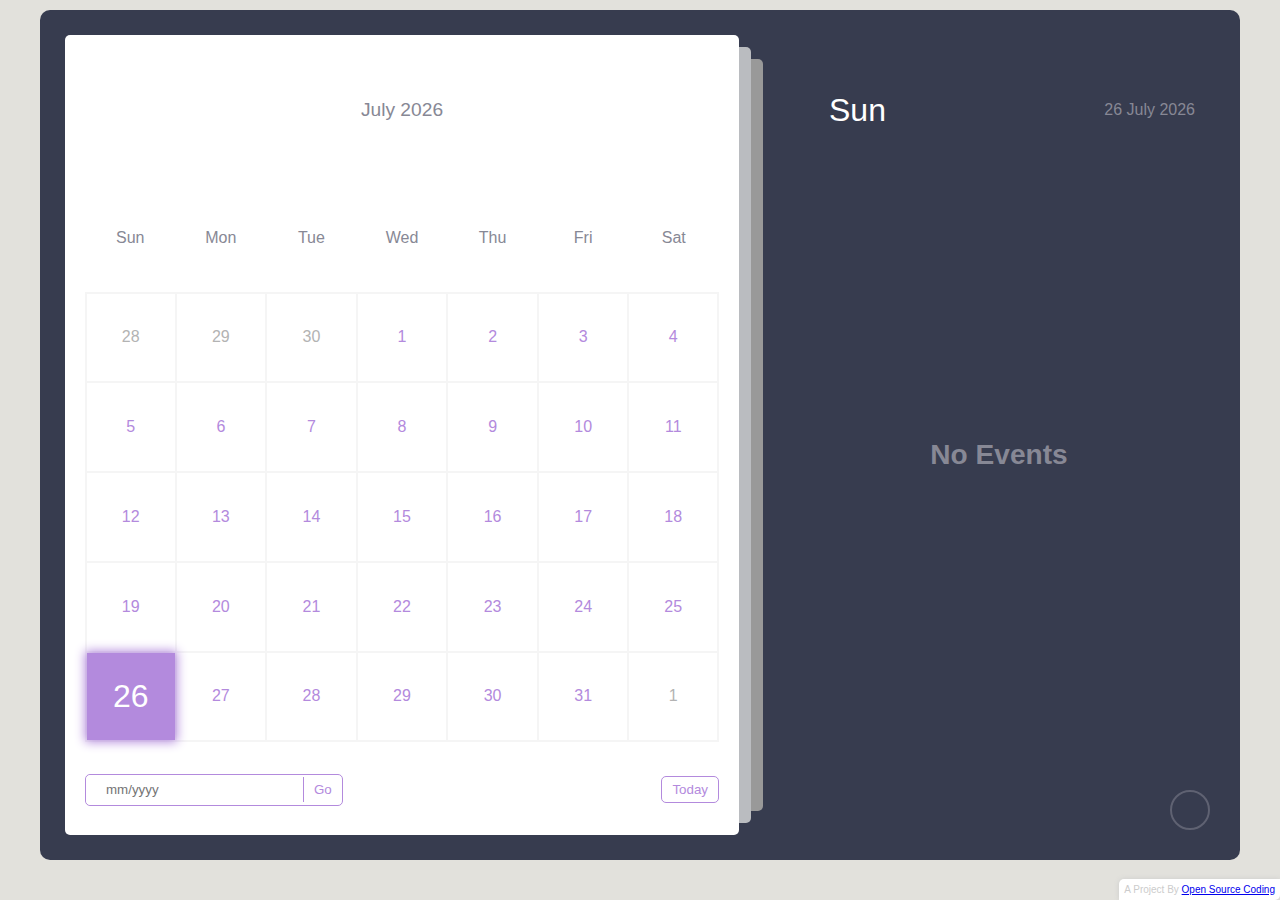
<file: event.html>
<!DOCTYPE html>
<html lang="en">
<head>
    <meta charset="UTF-8">
    <meta name="viewport" content="width=device-width, initial-scale=1.0">
    <link rel="stylesheet" href="event.css" >
    <link rel="stylesheet" 
    href="https://cdnjs.cloudflare.com/ajax/libs/font-awesome/6.5.1/css/all.min.css"
    integrity="sha512-DTOQO9RWCH3ppGqcWaEA1BIZOC6xxalwEsw9c2QQeAIftl+Vegovlnee1c9QX4TctnWMn13TZye+giMm8e2LwA==" 
    crossorigin="anonymous" 
    referrerpolicy="no-referrer" 
    />
    <title>Calender</title>
</head>
<body>
    <div class="container">
        <div class="left">
          <div class="calendar">
            <div class="month">
              <i class="fas fa-angle-left prev"></i>
              <div class="date">december 2015</div>
              <i class="fas fa-angle-right next"></i>
            </div>
            <div class="weekdays">
              <div>Sun</div>
              <div>Mon</div>
              <div>Tue</div>
              <div>Wed</div>
              <div>Thu</div>
              <div>Fri</div>
              <div>Sat</div>
            </div>
            <div class="days"></div>
            <div class="goto-today">
              <div class="goto">
                <input type="text" placeholder="mm/yyyy" class="date-input" />
                <button class="goto-btn">Go</button>
              </div>
              <button class="today-btn">Today</button>
            </div>
          </div>
        </div>
        <div class="right">
          <div class="today-date">
            <div class="event-day">wed</div>
            <div class="event-date">12th december 2022</div>
          </div>
          <div class="events"></div>
          <div class="add-event-wrapper">
            <div class="add-event-header">
              <div class="title">Add Event</div>
              <i class="fas fa-times close"></i>
            </div>
            <div class="add-event-body">
              <div class="add-event-input">
                <input type="text" placeholder="Event Name" class="event-name" />
              </div>
              <div class="add-event-input">
                <input
                  type="text"
                  placeholder="Event Time From"
                  class="event-time-from"
                />
              </div>
              <div class="add-event-input">
                <input
                  type="text"
                  placeholder="Event Time To"
                  class="event-time-to"
                />
              </div>
            </div>
            <div class="add-event-footer">
              <button class="add-event-btn">Add Event</button>
            </div>
          </div>
        </div>
        <button class="add-event">
          <i class="fas fa-plus"></i>
        </button>
      </div>
       
    <script src="script.js"></script>
</body>
</html>
</file>
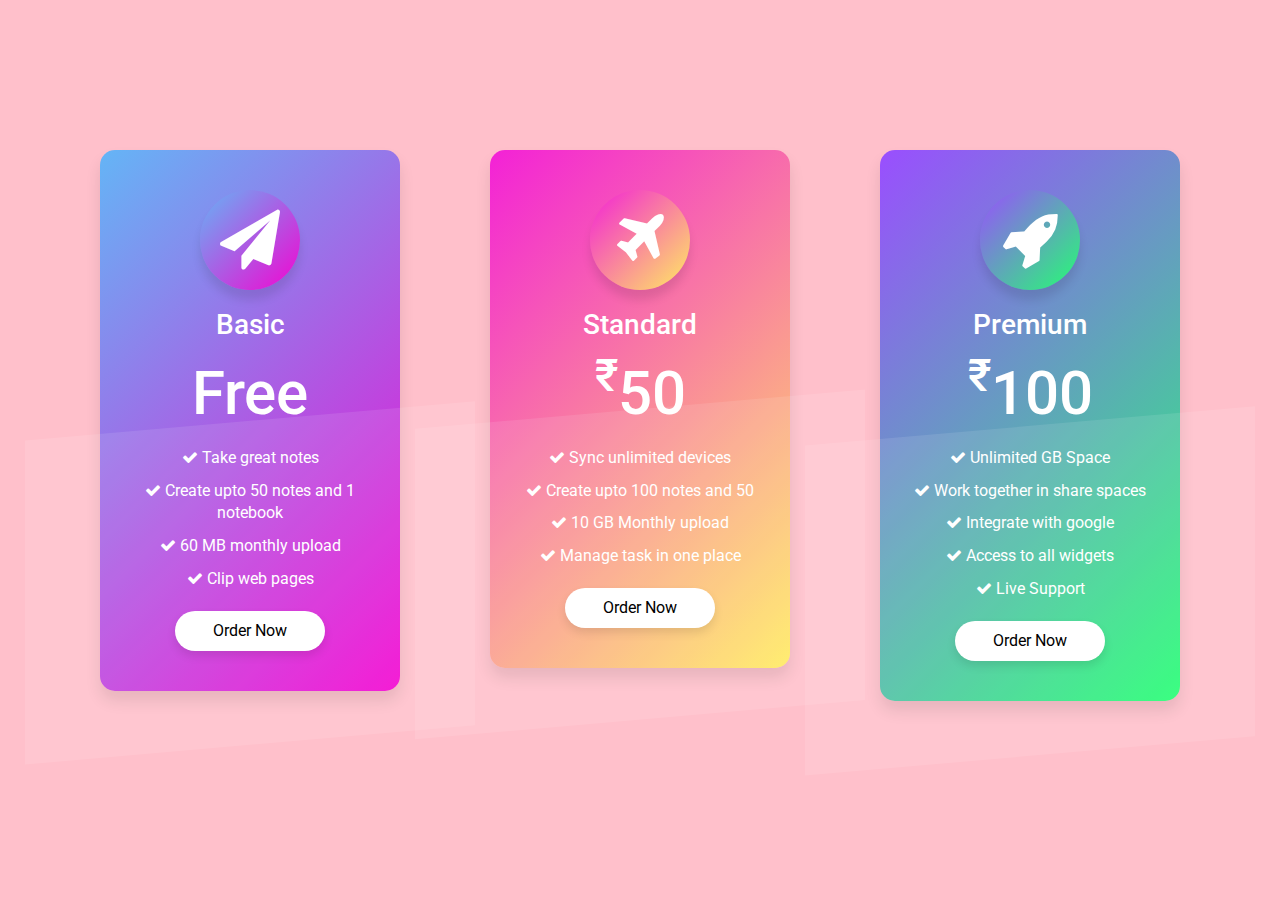
<file: pricing.html>
<html>
<head>
  <meta charset="UTF-8">
  <title>Pricing Table</title>
  <meta name="viewport" content="width=device-width, initial-scale=1.0">
  <meta http-equiv="X-UA-Compatible" content="ie=edge">
<link href="https://maxcdn.bootstrapcdn.com/bootstrap/3.3.7/css/bootstrap.min.css" rel="stylesheet" >
<link href="https://maxcdn.bootstrapcdn.com/font-awesome/4.7.0/css/font-awesome.min.css" rel="stylesheet" >
<link rel="stylesheet" href="pricing.css">
</head>
<body>
<section>
  <div class="container-fluid">
    <div class="container">
      <div class="row">
        <div class="col-sm-4">
          <div class="card text-center">
            <div class="title">
              <i class="fa fa-paper-plane" aria-hidden="true"></i>
              <h2>Basic</h2>
            </div>
            <div class="price">
              <h4><sup></sup>Free</h4>
            </div>
            <div class="option">
              <ul>
              <li> <i class="fa fa-check" aria-hidden="true"></i> Take great notes </li>
              <li> <i class="fa fa-check" aria-hidden="true"></i> Create upto 50 notes and 1 notebook </li>
              <li> <i class="fa fa-check" aria-hidden="true"></i> 60 MB monthly upload </li>
              <li> <i class="fa fa-check" aria-hidden="true"></i> Clip web pages </li>
              </ul>
            </div>
            <a href="#">Order Now </a>
          </div>
        </div>
        <!-- END Col one -->
        <div class="col-sm-4">
          <div class="card text-center">
            <div class="title">
              <i class="fa fa-plane" aria-hidden="true"></i>
              <h2>Standard</h2>
            </div>
            <div class="price">
              <h4><sup>₹</sup>50</h4>
            </div>
            <div class="option">
              <ul>
              <li> <i class="fa fa-check" aria-hidden="true"></i> Sync unlimited devices </li>
              <li> <i class="fa fa-check" aria-hidden="true"></i> Create upto 100 notes and 50  </li>
              <li> <i class="fa fa-check" aria-hidden="true"></i> 10 GB Monthly upload </li>
              <li> <i class="fa fa-check" aria-hidden="true"></i> Manage task in one place</li>
              </ul>
            </div>
            <a href="#">Order Now </a>
          </div>
        </div>
        <!-- END Col two -->
        <div class="col-sm-4">
          <div class="card text-center">
            <div class="title">
              <i class="fa fa-rocket" aria-hidden="true"></i>
              <h2>Premium</h2>
            </div>
            <div class="price">
              <h4><sup>₹</sup>100</h4>
            </div>
            <div class="option">
              <ul>
              <li> <i class="fa fa-check" aria-hidden="true"></i> Unlimited GB Space </li>
              <li> <i class="fa fa-check" aria-hidden="true"></i> Work together in share spaces </li>
              <li> <i class="fa fa-check" aria-hidden="true"></i> Integrate with google </li>
              <li> <i class="fa fa-check" aria-hidden="true"></i> Access to all widgets </li>
              <li> <i class="fa fa-check" aria-hidden="true"></i> Live Support </li>
              </ul>
            </div>
            <a href="#">Order Now </a>
          </div>
        </div>
        <!-- END Col three -->
      </div>
    </div>
  </div>
</section>
</body>
</html>
</file>
<file: event.css>
:root {
    --primary-clr: #b38add;
  }
  * {
    margin: 0;
    padding: 0;
    box-sizing: border-box;
    font-family: "Poppins", sans-serif;
  }
  /* nice scroll bar */
  ::-webkit-scrollbar {
    width: 5px;
  }
  ::-webkit-scrollbar-track {
    background: #f5f5f5;
    border-radius: 50px;
  }
  ::-webkit-scrollbar-thumb {
    background: var(--primary-clr);
    border-radius: 50px;
  }
  
  body {
    position: relative;
    min-height: 100vh;
    display: flex;
    align-items: center;
    justify-content: center;
    padding-bottom: 30px;
    background-color: #e2e1dc;
  }
  .container {
    position: relative;
    width: 1200px;
    min-height: 850px;
    margin: 0 auto;
    padding: 5px;
    color: #fff;
    display: flex;
  
    border-radius: 10px;
    background-color: #373c4f;
  }
  .left {
    width: 60%;
    padding: 20px;
  }
  .calendar {
    position: relative;
    width: 100%;
    height: 100%;
    display: flex;
    flex-direction: column;
    flex-wrap: wrap;
    justify-content: space-between;
    color: #878895;
    border-radius: 5px;
    background-color: #fff;
  }
  /* set after behind the main element */
  .calendar::before,
  .calendar::after {
    content: "";
    position: absolute;
    top: 50%;
    left: 100%;
    width: 12px;
    height: 97%;
    border-radius: 0 5px 5px 0;
    background-color: #d3d4d6d7;
    transform: translateY(-50%);
  }
  .calendar::before {
    height: 94%;
    left: calc(100% + 12px);
    background-color: rgb(153, 153, 153);
  }
  .calendar .month {
    width: 100%;
    height: 150px;
    display: flex;
    align-items: center;
    justify-content: space-between;
    padding: 0 50px;
    font-size: 1.2rem;
    font-weight: 500;
    text-transform: capitalize;
  }
  .calendar .month .prev,
  .calendar .month .next {
    cursor: pointer;
  }
  .calendar .month .prev:hover,
  .calendar .month .next:hover {
    color: var(--primary-clr);
  }
  .calendar .weekdays {
    width: 100%;
    height: 100px;
    display: flex;
    align-items: center;
    justify-content: space-between;
    padding: 0 20px;
    font-size: 1rem;
    font-weight: 500;
    text-transform: capitalize;
  }
  .weekdays div {
    width: 14.28%;
    height: 100%;
    display: flex;
    align-items: center;
    justify-content: center;
  }
  .calendar .days {
    width: 100%;
    display: flex;
    flex-wrap: wrap;
    justify-content: space-between;
    padding: 0 20px;
    font-size: 1rem;
    font-weight: 500;
    margin-bottom: 20px;
  }
  .calendar .days .day {
    width: 14.28%;
    height: 90px;
    display: flex;
    align-items: center;
    justify-content: center;
    cursor: pointer;
    color: var(--primary-clr);
    border: 1px solid #f5f5f5;
  }
  .calendar .days .day:nth-child(7n + 1) {
    border-left: 2px solid #f5f5f5;
  }
  .calendar .days .day:nth-child(7n) {
    border-right: 2px solid #f5f5f5;
  }
  .calendar .days .day:nth-child(-n + 7) {
    border-top: 2px solid #f5f5f5;
  }
  .calendar .days .day:nth-child(n + 29) {
    border-bottom: 2px solid #f5f5f5;
  }
  
  .calendar .days .day:not(.prev-date, .next-date):hover {
    color: #fff;
    background-color: var(--primary-clr);
  }
  .calendar .days .prev-date,
  .calendar .days .next-date {
    color: #b3b3b3;
  }
  .calendar .days .active {
    position: relative;
    font-size: 2rem;
    color: #fff;
    background-color: var(--primary-clr);
  }
  .calendar .days .active::before {
    content: "";
    position: absolute;
    top: 0;
    left: 0;
    width: 100%;
    height: 100%;
    box-shadow: 0 0 10px 2px var(--primary-clr);
  }
  .calendar .days .today {
    font-size: 2rem;
  }
  .calendar .days .event {
    position: relative;
  }
  .calendar .days .event::after {
    content: "";
    position: absolute;
    bottom: 10%;
    left: 50%;
    width: 75%;
    height: 6px;
    border-radius: 30px;
    transform: translateX(-50%);
    background-color: var(--primary-clr);
  }
  .calendar .days .day:hover.event::after {
    background-color: #fff;
  }
  .calendar .days .active.event::after {
    background-color: #fff;
    bottom: 20%;
  }
  .calendar .days .active.event {
    padding-bottom: 10px;
  }
  .calendar .goto-today {
    width: 100%;
    height: 50px;
    display: flex;
    align-items: center;
    justify-content: space-between;
    gap: 5px;
    padding: 0 20px;
    margin-bottom: 20px;
    color: var(--primary-clr);
  }
  .calendar .goto-today .goto {
    display: flex;
    align-items: center;
    border-radius: 5px;
    overflow: hidden;
    border: 1px solid var(--primary-clr);
  }
  .calendar .goto-today .goto input {
    width: 100%;
    height: 30px;
    outline: none;
    border: none;
    border-radius: 5px;
    padding: 0 20px;
    color: var(--primary-clr);
    border-radius: 5px;
  }
  .calendar .goto-today button {
    padding: 5px 10px;
    border: 1px solid var(--primary-clr);
    border-radius: 5px;
    background-color: transparent;
    cursor: pointer;
    color: var(--primary-clr);
  }
  .calendar .goto-today button:hover {
    color: #fff;
    background-color: var(--primary-clr);
  }
  .calendar .goto-today .goto button {
    border: none;
    border-left: 1px solid var(--primary-clr);
    border-radius: 0;
  }
  .container .right {
    position: relative;
    width: 40%;
    min-height: 100%;
    padding: 20px 0;
  }
  
  .right .today-date {
    width: 100%;
    height: 50px;
    display: flex;
    flex-wrap: wrap;
    gap: 10px;
    align-items: center;
    justify-content: space-between;
    padding: 0 40px;
    padding-left: 70px;
    margin-top: 50px;
    margin-bottom: 20px;
    text-transform: capitalize;
  }
  .right .today-date .event-day {
    font-size: 2rem;
    font-weight: 500;
  }
  .right .today-date .event-date {
    font-size: 1rem;
    font-weight: 400;
    color: #878895;
  }
  .events {
    width: 100%;
    height: 100%;
    max-height: 600px;
    overflow-x: hidden;
    overflow-y: auto;
    display: flex;
    flex-direction: column;
    padding-left: 4px;
  }
  .events .event {
    position: relative;
    width: 95%;
    min-height: 70px;
    display: flex;
    justify-content: center;
    flex-direction: column;
    gap: 5px;
    padding: 0 20px;
    padding-left: 50px;
    color: #fff;
    background: linear-gradient(90deg, #3f4458, transparent);
    cursor: pointer;
  }
  /* even event */
  .events .event:nth-child(even) {
    background: transparent;
  }
  .events .event:hover {
    background: linear-gradient(90deg, var(--primary-clr), transparent);
  }
  .events .event .title {
    display: flex;
    align-items: center;
    pointer-events: none;
  }
  .events .event .title .event-title {
    font-size: 1rem;
    font-weight: 400;
    margin-left: 20px;
  }
  .events .event i {
    color: var(--primary-clr);
    font-size: 0.5rem;
  }
  .events .event:hover i {
    color: #fff;
  }
  .events .event .event-time {
    font-size: 0.8rem;
    font-weight: 400;
    color: #878895;
    margin-left: 15px;
    pointer-events: none;
  }
  .events .event:hover .event-time {
    color: #fff;
  }
  /* add tick in event after */
  .events .event::after {
    content: "✓";
    position: absolute;
    top: 50%;
    right: 0;
    font-size: 3rem;
    line-height: 1;
    display: none;
    align-items: center;
    justify-content: center;
    opacity: 0.3;
    color: var(--primary-clr);
    transform: translateY(-50%);
  }
  .events .event:hover::after {
    display: flex;
  }
  .add-event {
    position: absolute;
    bottom: 30px;
    right: 30px;
    width: 40px;
    height: 40px;
    display: flex;
    align-items: center;
    justify-content: center;
    font-size: 1rem;
    color: #878895;
    border: 2px solid #878895;
    opacity: 0.5;
    border-radius: 50%;
    background-color: transparent;
    cursor: pointer;
  }
  .add-event:hover {
    opacity: 1;
  }
  .add-event i {
    pointer-events: none;
  }
  .events .no-event {
    width: 100%;
    height: 100%;
    display: flex;
    align-items: center;
    justify-content: center;
    font-size: 1.5rem;
    font-weight: 500;
    color: #878895;
  }
  .add-event-wrapper {
    position: absolute;
    bottom: 100px;
    left: 50%;
    width: 90%;
    max-height: 0;
    overflow: hidden;
    border-radius: 5px;
    background-color: #fff;
    transform: translateX(-50%);
    transition: max-height 0.5s ease;
  }
  .add-event-wrapper.active {
    max-height: 300px;
  }
  .add-event-header {
    width: 100%;
    height: 50px;
    display: flex;
    align-items: center;
    justify-content: space-between;
    padding: 0 20px;
    color: #373c4f;
    border-bottom: 1px solid #f5f5f5;
  }
  .add-event-header .close {
    font-size: 1.5rem;
    cursor: pointer;
  }
  .add-event-header .close:hover {
    color: var(--primary-clr);
  }
  .add-event-header .title {
    font-size: 1.2rem;
    font-weight: 500;
  }
  .add-event-body {
    width: 100%;
    height: 100%;
    display: flex;
    flex-direction: column;
    gap: 5px;
    padding: 20px;
  }
  .add-event-body .add-event-input {
    width: 100%;
    height: 40px;
    display: flex;
    align-items: center;
    justify-content: space-between;
    gap: 10px;
  }
  .add-event-body .add-event-input input {
    width: 100%;
    height: 100%;
    outline: none;
    border: none;
    border-bottom: 1px solid #f5f5f5;
    padding: 0 10px;
    font-size: 1rem;
    font-weight: 400;
    color: #373c4f;
  }
  .add-event-body .add-event-input input::placeholder {
    color: #a5a5a5;
  }
  .add-event-body .add-event-input input:focus {
    border-bottom: 1px solid var(--primary-clr);
  }
  .add-event-body .add-event-input input:focus::placeholder {
    color: var(--primary-clr);
  }
  .add-event-footer {
    display: flex;
    align-items: center;
    justify-content: center;
    padding: 20px;
  }
  .add-event-footer .add-event-btn {
    height: 40px;
    font-size: 1rem;
    font-weight: 500;
    outline: none;
    border: none;
    color: #fff;
    background-color: var(--primary-clr);
    border-radius: 5px;
    cursor: pointer;
    padding: 5px 10px;
    border: 1px solid var(--primary-clr);
  }
  .add-event-footer .add-event-btn:hover {
    background-color: transparent;
    color: var(--primary-clr);
  }
  
  /* media queries */
  
  @media screen and (max-width: 1000px) {
    body {
      align-items: flex-start;
      justify-content: flex-start;
    }
    .container {
      min-height: 100vh;
      flex-direction: column;
      border-radius: 0;
    }
    .container .left {
      width: 100%;
      height: 100%;
      padding: 20px 0;
    }
    .container .right {
      width: 100%;
      height: 100%;
      padding: 20px 0;
    }
    .calendar::before,
    .calendar::after {
      top: 100%;
      left: 50%;
      width: 97%;
      height: 12px;
      border-radius: 0 0 5px 5px;
      transform: translateX(-50%);
    }
    .calendar::before {
      width: 94%;
      top: calc(100% + 12px);
    }
    .events {
      padding-bottom: 340px;
    }
    .add-event-wrapper {
      bottom: 100px;
    }
  }
  @media screen and (max-width: 500px) {
    .calendar .month {
      height: 75px;
    }
    .calendar .weekdays {
      height: 50px;
    }
    .calendar .days .day {
      height: 40px;
      font-size: 0.8rem;
    }
    .calendar .days .day.active,
    .calendar .days .day.today {
      font-size: 1rem;
    }
    .right .today-date {
      padding: 20px;
    }
  }
</file>
<file: pricing.css>
/* by Jamal Hassouni*/
@import url('https://fonts.googleapis.com/css?family=Roboto:300');
body{
  margin: 0;
  padding: 0;
 font-family: 'Roboto', sans-serif !important;
 background-color:pink;
}
section{
  width: 100%;
  height: 100vh;
  -webkit-box-sizing: border-box;
          box-sizing: border-box;
          padding: 140px 0;
}
.card{
  position: relative;
  max-width: 300px;
  height: auto;
  background: linear-gradient(-45deg,#fe0847,#feae3f);
  border-radius: 15px;
  margin: 1rem auto;
  padding: 40px 20px;
  -webkit-box-shadow: 0 10px 15px rgba(0,0,0,.1) ;
          box-shadow: 0 10px 15px rgba(0,0,0,.1) ;
-webkit-transition: .5s;
transition: .5s;
}
.card:hover{
  -webkit-transform: scale(1.1);
          transform: scale(1.1);
}
.col-sm-4:nth-child(1) .card ,
.col-sm-4:nth-child(1) .card .title .fa{
  background: linear-gradient(-45deg,#f403d1,#64b5f6);

}
.col-sm-4:nth-child(2) .card,
.col-sm-4:nth-child(2) .card .title .fa{
  background: linear-gradient(-45deg,#ffec61,#f321d7);

}
.col-sm-4:nth-child(3) .card,
.col-sm-4:nth-child(3) .card .title .fa{
  background: linear-gradient(-45deg,#24ff72,#9a4eff);

}
.card::before{
  content: '';
  position: absolute;
  bottom: 0;
  left: 0;
  width: 100%;
  height: 40%;
  background: rgba(255, 255, 255, .1);
z-index: 1;
-webkit-transform: skewY(-5deg) scale(1.5);
        transform: skewY(-5deg) scale(1.5);
}
.title .fa{
  color:#fff;
  font-size: 60px;
  width: 100px;
  height: 100px;
  border-radius:  50%;
  text-align: center;
  line-height: 100px;
  -webkit-box-shadow: 0 10px 10px rgba(0,0,0,.1) ;
          box-shadow: 0 10px 10px rgba(0,0,0,.1) ;

}
.title h2 {
  position: relative;
  margin: 20px  0 0;
  padding: 0;
  color: #fff;
  font-size: 28px;
 z-index: 2;
}
.price,.option{
  position: relative;
  z-index: 2;
}
.price h4 {
margin: 0;
padding: 20px 0 ;
color: #fff;
font-size: 60px;
}
.option ul {
  margin: 0;
  padding: 0;

}
.option ul li {
margin: 0 0 10px;
padding: 0;
list-style: none;
color: #fff;
font-size: 16px;
}
.card a {
  position: relative;
  z-index: 2;
  background: #fff;
  color : black;
  width: 150px;
  height: 40px;
  line-height: 40px;
  border-radius: 40px;
  display: block;
  text-align: center;
  margin: 20px auto 0 ;
  font-size: 16px;
  cursor: pointer;
  -webkit-box-shadow: 0 5px 10px rgba(0, 0, 0, .1);
          box-shadow: 0 5px 10px rgba(0, 0, 0, .1);

}
.card a:hover{
    text-decoration: none;
}
</file>
